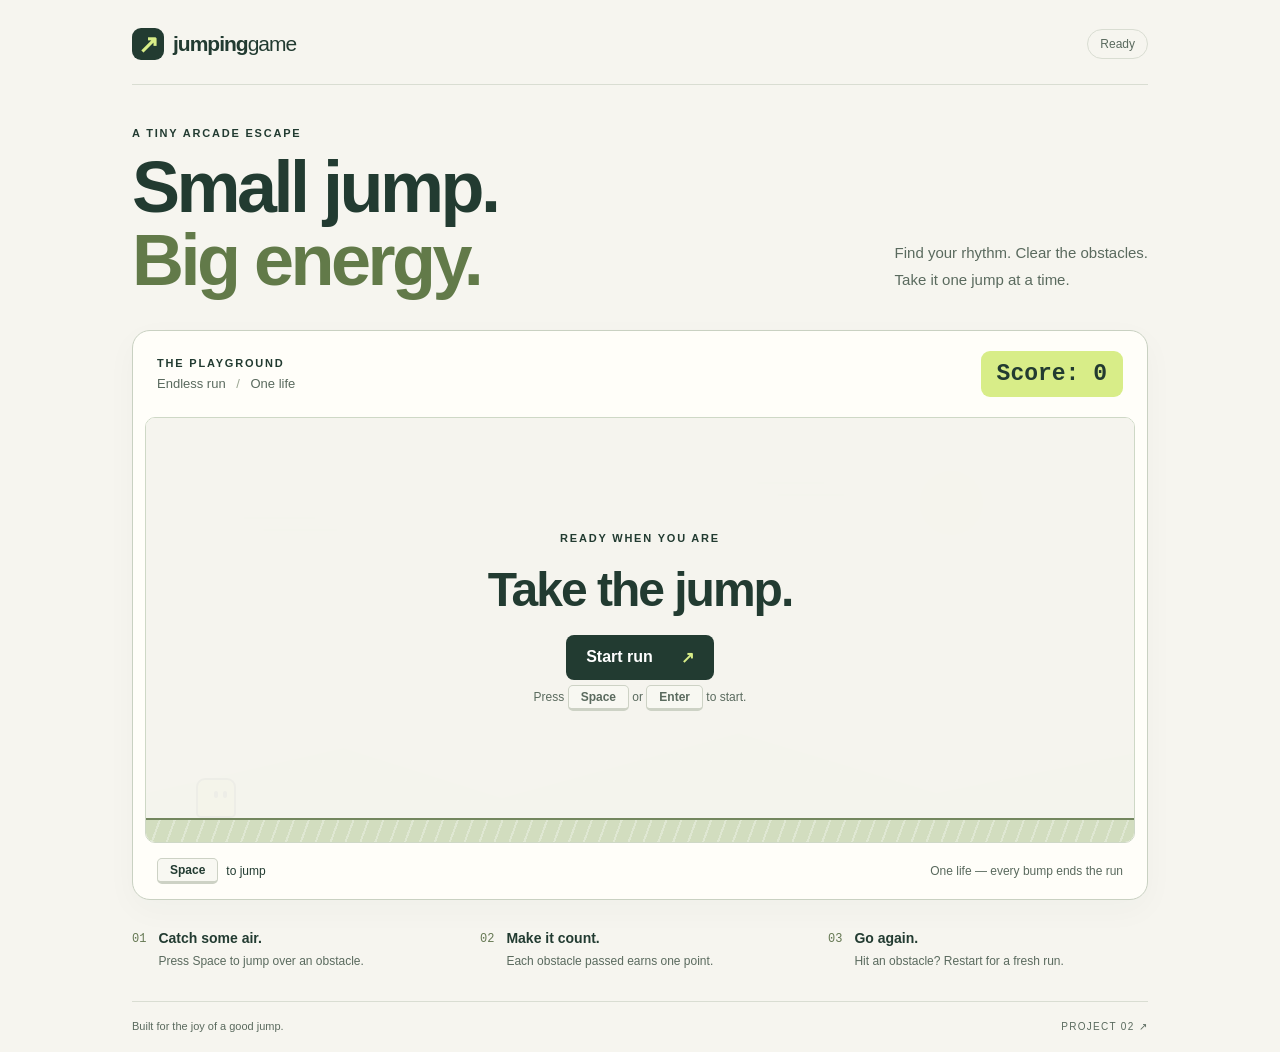
<file: index.html>
<!DOCTYPE html>
<html lang="en">
<head>
  <meta charset="UTF-8" />
  <meta name="viewport" content="width=device-width, initial-scale=1.0" />
  <meta name="description" content="Jumping Game — a simple arcade challenge. Jump over obstacles and see how far you can go." />
  <title>Jumping Game — One jump at a time</title>
  <link rel="stylesheet" href="style.css" />
</head>
<body>
  <main class="page">
    <header class="page-header">
      <a class="brand" href="./index.html" aria-label="Jumping Game home">
        <span class="brand-mark" aria-hidden="true">↗</span>
        jumping<span class="brand-light">game</span>
      </a>
      <span class="preview-badge" id="state-badge">Ready</span>
    </header>

    <section class="intro" aria-labelledby="page-title">
      <div>
        <p class="eyebrow">A tiny arcade escape</p>
        <h1 id="page-title">Small jump.<br /><span>Big energy.</span></h1>
      </div>
      <p class="intro-copy">Find your rhythm. Clear the obstacles.<br />Take it one jump at a time.</p>
    </section>

    <section class="arena" aria-labelledby="arena-title">
      <div class="arena-toolbar">
        <div>
          <p class="eyebrow" id="arena-title">The playground</p>
          <p class="mode">Endless run <span aria-hidden="true">/</span> One life</p>
        </div>
        <div id="score" role="status" aria-live="polite" aria-atomic="true">Score: 0</div>
      </div>

      <div class="game-frame">
        <div id="game" role="region" aria-label="Game area" aria-describedby="game-instructions" tabindex="0">
          <svg class="scenery" viewBox="0 0 1000 400" preserveAspectRatio="none" aria-hidden="true" focusable="false">
            <circle cx="815" cy="85" r="32" fill="#e6edc8" />
            <path d="M100 100h70m-50 12h72M620 65h65m-44 12h64" stroke="#d5dfd1" stroke-width="3" stroke-linecap="round" />
            <path d="M0 350 120 280 240 350 410 255 610 350 800 275 1000 350V400H0Z" fill="#e5ebde" />
            <path d="M0 375 200 330 360 380 600 315 800 375 1000 335V400H0Z" fill="#d9e3d0" />
          </svg>
          <div id="character" role="img" aria-label="Player"></div>

          <div id="start-screen" role="dialog" aria-labelledby="start-screen-title" aria-describedby="start-screen-hint" tabindex="-1">
            <p class="eyebrow">Ready when you are</p>
            <h2 id="start-screen-title">Take the jump.</h2>
            <button id="start-button" type="button">Start run <span aria-hidden="true">↗</span></button>
            <p class="restart-hint" id="start-screen-hint">Press <kbd>Space</kbd> or <kbd>Enter</kbd> to start.</p>
          </div>

          <div id="game-over" class="hidden" role="dialog" aria-modal="true" aria-labelledby="game-over-title" aria-describedby="game-over-score" tabindex="-1">
            <p class="eyebrow">Every jump is a fresh start</p>
            <h2 id="game-over-title">Nice run.</h2>
            <p id="game-over-score">Final score: <span id="final-score">0</span></p>
            <button id="restart" type="button">Try again <span aria-hidden="true">↗</span></button>
            <p class="restart-hint">Press <kbd>Space</kbd> or <kbd>Enter</kbd> to restart.</p>
          </div>
        </div>
        <div class="ground" aria-hidden="true"></div>
      </div>

      <div class="arena-footer">
        <p id="game-instructions"><kbd>Space</kbd> to jump</p>
        <p>One life — every bump ends the run</p>
      </div>
    </section>

    <section class="how-to" aria-label="How to play">
      <article>
        <span class="step-number" aria-hidden="true">01</span>
        <div><h2>Catch some air.</h2><p>Press Space to jump over an obstacle.</p></div>
      </article>
      <article>
        <span class="step-number" aria-hidden="true">02</span>
        <div><h2>Make it count.</h2><p>Each obstacle passed earns one point.</p></div>
      </article>
      <article>
        <span class="step-number" aria-hidden="true">03</span>
        <div><h2>Go again.</h2><p>Hit an obstacle? Restart for a fresh run.</p></div>
      </article>
    </section>

    <footer class="page-footer"><span>Built for the joy of a good jump.</span><span>PROJECT 02 <span aria-hidden="true">↗</span></span></footer>
  </main>
  <script src="helpers.js"></script>
  <script src="script.js"></script>
</body>
</html>
</file>
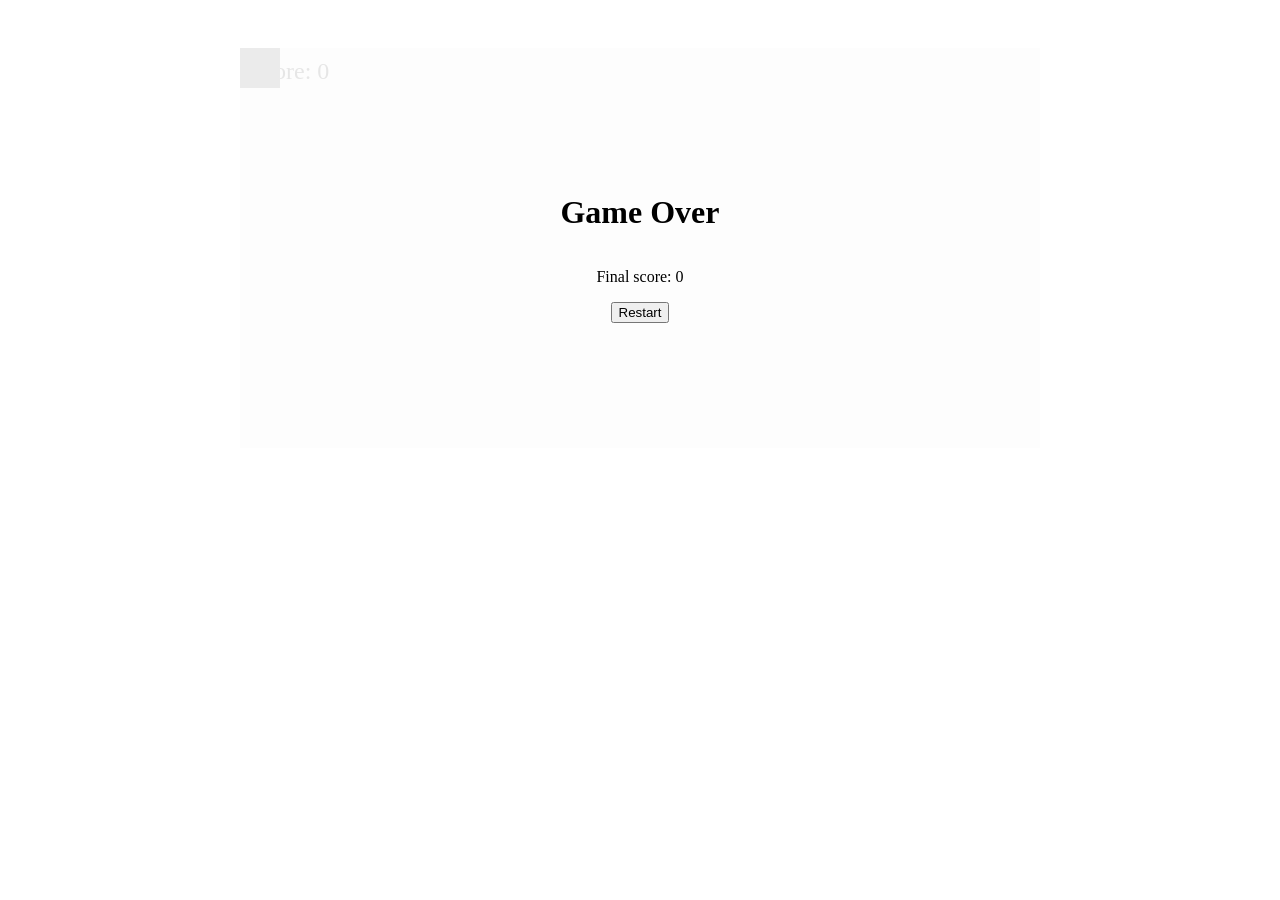
<file: game/index.html>
<!DOCTYPE html>
<html lang="en">
<head>
  <meta charset="UTF-8" />
  <meta name="viewport" content="width=device-width, initial-scale=1.0" />
  <title>Jumping Game</title>
  <link rel="stylesheet" href="style.css" />
</head>
<body>
  <!-- TODO(Karim): structure — this shell is a starting point, adjust as needed -->
  <div id="game">
    <div id="score">Score: 0</div>
    <div id="character"></div>

    <div id="game-over" class="hidden">
      <h1>Game Over</h1>
      <p>Final score: <span id="final-score">0</span></p>
      <!-- TODO(Karim): wire click on restart button to initGame() -->
      <button id="restart">Restart</button>
    </div>

    <!-- TODO(Karim): obstacle divs get appended into #game by renderObstacles() -->
  </div>

  <script src="script.js"></script>
</body>
</html>
</file>
<file: style.css>
:root {
  color-scheme: light;
  --ink: #223b31;
  --muted: #5a6a5e;
  --paper: #f6f5ef;
  --line: #d9ddd2;
  --accent: #d8ed88;
  font-family: "Segoe UI", Arial, sans-serif;
  color: var(--ink);
  background: var(--paper);
}

* { box-sizing: border-box; }
body { margin: 0; }
button, a, #game { -webkit-tap-highlight-color: transparent; }
button { font: inherit; }
a { color: inherit; }
p, h1, h2 { margin: 0; }

.page { max-width: 1080px; margin: 0 auto; padding: 28px 32px 20px; }
.page-header, .arena-toolbar, .arena-footer, .page-footer {
  display: flex;
  align-items: center;
  justify-content: space-between;
  gap: 20px;
}
.page-header { padding-bottom: 24px; border-bottom: 1px solid var(--line); }
.brand { display: inline-flex; align-items: center; gap: 9px; font-size: 21px; font-weight: 750; text-decoration: none; letter-spacing: -1px; }
.brand-light { font-weight: 400; margin-left: -9px; }
.brand-mark { display: grid; place-items: center; width: 32px; height: 32px; background: var(--ink); color: var(--accent); border-radius: 9px; font-size: 25px; }
.preview-badge { border: 1px solid var(--line); border-radius: 24px; padding: 7px 12px; color: var(--muted); font-size: 12px; }
#state-badge.state-running { background: var(--accent); border-color: transparent; color: var(--ink); }
#state-badge.state-over { background: var(--ink); border-color: var(--ink); color: var(--accent); }
.intro { display: flex; align-items: flex-end; justify-content: space-between; gap: 28px; padding: 42px 0 32px; }
.eyebrow { font-size: 11px; font-weight: 700; letter-spacing: 1.8px; text-transform: uppercase; }
h1 { margin-top: 12px; font-size: clamp(44px, 6.5vw, 72px); line-height: 1.02; font-weight: 750; letter-spacing: -3.5px; }
h1 span { color: #627a49; }
.intro-copy { padding-bottom: 5px; font-size: 15px; line-height: 1.8; color: var(--muted); }

.arena { border: 1px solid #c9d1c2; border-radius: 18px; background: #fffef9; overflow: hidden; box-shadow: 0 10px 32px #223b3108; }
.arena-toolbar { padding: 20px 24px; }
.mode { margin-top: 7px; font-size: 13px; color: var(--muted); }
.mode span { padding: 0 7px; color: #9ba692; }
#score { padding: 10px 16px; background: var(--accent); border-radius: 9px; font: 700 23px ui-monospace, Consolas, monospace; white-space: nowrap; }
.game-frame { margin: 0 12px; border: 1px solid #ced8c6; border-radius: 10px; overflow: hidden; }
#game {
  position: relative;
  isolation: isolate;
  width: 100%;
  height: 400px;
  padding: 0;
  overflow: hidden;
  background: #eef2e7;
}
.scenery { position: absolute; inset: 0; width: 100%; height: 100%; pointer-events: none; }
#character {
  position: absolute;
  left: 50px;
  bottom: 0;
  z-index: 1;
  width: 40px;
  height: 40px;
  border: 2px solid var(--ink);
  border-radius: 9px 9px 5px 5px;
  background: var(--accent);
}
#character::before, #character::after { content: ""; position: absolute; top: 11px; width: 4px; height: 7px; border-radius: 2px; background: var(--ink); }
#character::before { right: 16px; }
#character::after { right: 7px; }
.obstacle { position: absolute; bottom: 0; z-index: 1; width: 20px; border: 2px solid var(--ink); border-radius: 5px 5px 0 0; background: #77906c; }
.ground { height: 24px; border-top: 2px solid #72865e; background: repeating-linear-gradient(110deg, #d2ddbf 0 12px, #dfe7d2 12px 14px); }
.arena-footer { padding: 15px 24px; color: var(--muted); font-size: 12px; }
.arena-footer p:first-child { display: flex; align-items: center; gap: 8px; color: var(--ink); }
kbd { padding: 4px 12px; border: 1px solid #cdd2c5; border-bottom-width: 3px; border-radius: 5px; background: #f8f8f2; font: 600 12px "Segoe UI", Arial, sans-serif; }

#game-over, #start-screen { position: absolute; inset: 0; z-index: 2; display: flex; flex-direction: column; align-items: center; justify-content: center; gap: 18px; padding: 20px; text-align: center; background: #f6f5eff5; }
#game-over.hidden, #start-screen.hidden { display: none; }
#game-over h2, #start-screen h2 { font-size: 48px; letter-spacing: -2px; }
#game-over-score { color: var(--muted); }
#final-score { font-weight: 700; color: var(--ink); }
#restart, #start-button { display: flex; align-items: center; gap: 28px; border: 0; border-radius: 8px; padding: 13px 20px; background: var(--ink); color: white; cursor: pointer; font-weight: 600; }
#restart:hover, #start-button:hover { background: #395743; }
#restart span, #start-button span { color: var(--accent); }
.restart-hint { margin-top: -8px; font-size: 12px; color: var(--muted); }
:focus-visible { outline: 3px solid #526e30; outline-offset: 4px; }
#game:focus-visible { outline-offset: -4px; }

.how-to { display: grid; grid-template-columns: repeat(3, 1fr); gap: 28px; padding: 30px 0; }
.how-to article { display: flex; align-items: flex-start; gap: 12px; }
.step-number { padding-top: 2px; color: #657853; font: 12px ui-monospace, Consolas, monospace; }
.how-to h2 { font-size: 14px; font-weight: 650; }
.how-to p { margin-top: 6px; font-size: 12px; line-height: 1.6; color: var(--muted); }
.page-footer { padding-top: 18px; border-top: 1px solid var(--line); font-size: 11px; color: var(--muted); }
.page-footer > span:last-child { font-size: 10px; letter-spacing: 1.3px; }

@media (max-width: 640px) {
  .page { padding: 20px 16px; }
  .intro { display: block; padding: 30px 0 24px; }
  h1 { letter-spacing: -2px; }
  .intro-copy { margin-top: 18px; font-size: 14px; }
  .arena-toolbar { padding: 16px; gap: 12px; }
  #score { padding: 10px; font-size: 18px; }
  .arena-footer { padding: 12px 16px; flex-wrap: wrap; gap: 10px; }
  .how-to { grid-template-columns: 1fr; gap: 20px; padding: 24px 0; }
  .page-footer { align-items: flex-start; font-size: 10px; }
}
</file>
<file: game/style.css>
/* Baseline layout only — TODO(Tony): polish (colors, sizing, transitions) */

body {
  display: flex;
  justify-content: center;
  padding-top: 40px;
}

#game {
  position: relative; /* container relative — children absolute */
  width: 800px;
  height: 400px;
  background: #eee;
  overflow: hidden;
}

#character {
  position: absolute; /* positioned via left/bottom in renderCharacter() */
  width: 40px;
  height: 40px;
  background: #333;
}

.obstacle {
  position: absolute;
  bottom: 0;
  width: 20px;
  background: #666;
}

#score {
  position: absolute;
  top: 10px;
  left: 10px;
  font-size: 24px;
}

#game-over {
  position: absolute;
  inset: 0;
  display: flex;
  flex-direction: column;
  align-items: center;
  justify-content: center;
  background: rgba(255, 255, 255, 0.9);
}

.hidden {
  display: none;
}
</file>
